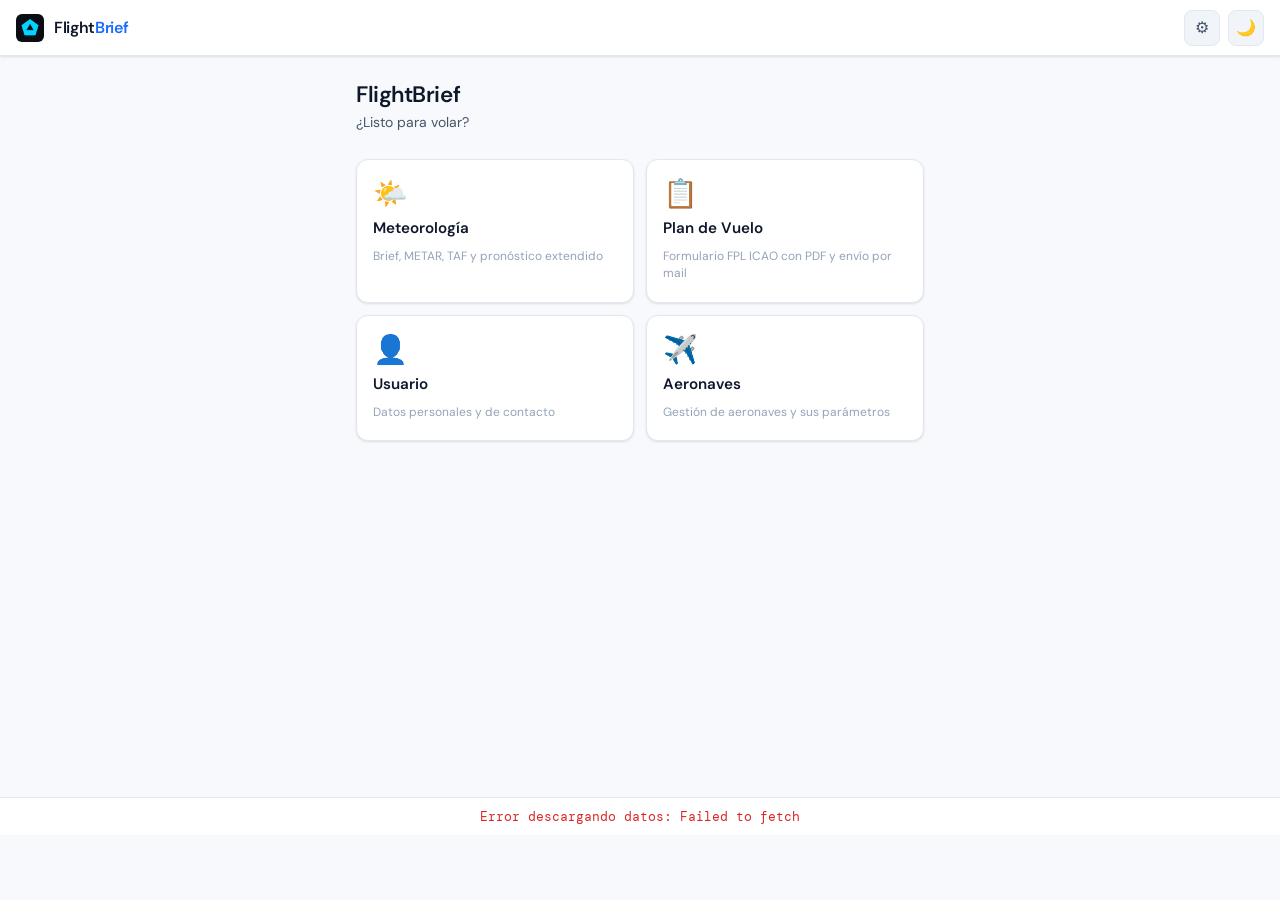
<file: index.html>
<!DOCTYPE html>
<html lang="es">
<head>
<meta charset="UTF-8">
<meta name="viewport" content="width=device-width, initial-scale=1.0, maximum-scale=1.0">
<title>Flight Brief</title>
<link rel="manifest" href="manifest.json">
<meta name="theme-color" content="#1a6bff">
<meta name="mobile-web-app-capable" content="yes">
<meta name="apple-mobile-web-app-capable" content="yes">
<meta name="apple-mobile-web-app-status-bar-style" content="default">
<meta name="apple-mobile-web-app-title" content="FlightBrief">
<link rel="apple-touch-icon" href="icon-192.png">
<link href="https://fonts.googleapis.com/css2?family=DM+Sans:wght@300;400;500;600&family=DM+Mono:wght@400;500&display=swap" rel="stylesheet">
<link rel="stylesheet" href="app.css">
</head>
<body>

<div class="topbar">
  <div class="topbar-logo" onclick="goHome()">
    <img src="icon-192.png" alt="FlightBrief" onerror="this.style.display='none'">
    <span>Flight<em>Brief</em></span>
  </div>
  <div class="topbar-right">
    <button class="icon-btn" onclick="mostrarConfig()" title="Configuración">⚙</button>
    <button class="icon-btn" onclick="toggleTheme()" id="theme-btn">🌙</button>
  </div>
</div>

<!-- HOME -->
<div class="screen active" id="screen-home">
  <div class="home-content">
    <div class="ios-banner" id="ios-banner">
      <div class="ios-banner-icon">📲</div>
      <div class="ios-banner-text">Para instalar FlightBrief en tu iPhone: tocá el botón <strong>Compartir</strong> (□↑) en Safari y luego <strong>"Agregar a pantalla de inicio"</strong>.</div>
      <button class="ios-banner-close" onclick="dismissIosBanner()">✕</button>
    </div>
    <div class="home-greeting">
      <h2 id="home-greeting-text">FlightBrief</h2>
      <p id="home-greeting-sub">¿Listo para volar?</p>
    </div>
    <div class="home-grid">
      <div class="home-card" onclick="goToMet()">
        <div class="home-card-icon">🌤️</div>
        <div class="home-card-title">Meteorología</div>
        <div class="home-card-desc">Brief, METAR, TAF y pronóstico extendido</div>
      </div>
      <div class="home-card" onclick="goToFpl()">
        <div class="home-card-icon">📋</div>
        <div class="home-card-title">Plan de Vuelo</div>
        <div class="home-card-desc">Formulario FPL ICAO con PDF y envío por mail</div>
      </div>
      <div class="home-card" onclick="showScreen('usuario')">
        <div class="home-card-icon">👤</div>
        <div class="home-card-title">Usuario</div>
        <div class="home-card-desc">Datos personales y de contacto</div>
      </div>
      <div class="home-card" onclick="showScreen('aircraft')">
        <div class="home-card-icon">✈️</div>
        <div class="home-card-title">Aeronaves</div>
        <div class="home-card-desc">Gestión de aeronaves y sus parámetros</div>
      </div>
    </div>
  </div>
</div>

<!-- BRIEF -->
<div class="screen" id="screen-brief">
  <div class="screen-content">
    <div class="card">
      <div class="card-title">Aeropuerto de salida</div>
      <div class="search-wrap">
        <span class="search-icon">🔍</span>
        <input class="search-input" id="icao-input" type="text" placeholder="Buscar por ICAO o nombre..." oninput="onIcaoInput(this.value)" />
      </div>
      <div class="search-results" id="search-results"></div>
      <div class="airport-selected" id="airport-selected">
        <div>
          <div class="as-icao" id="as-icao"></div>
          <div class="as-name" id="as-name"></div>
        </div>
        <button class="as-clear" onclick="clearAirport()">✕</button>
      </div>
    </div>
    <div class="card" id="rwy-card" style="display:none">
      <div class="card-title">Pista activa</div>
      <div class="rwy-grid" id="rwy-grid"></div>
    </div>
    <div class="card">
      <div class="card-title">Aeronave</div>
      <div id="ac-selector-content"></div>
    </div>
    <button class="btn-primary" id="btn-analyze" onclick="runAnalysis()" disabled>Analizar condiciones</button>
    <div class="status-msg" id="brief-status"></div>
  </div>
</div>

<!-- REPORT -->
<div class="screen" id="screen-report">
  <div class="screen-content">
    <div id="report-empty" class="empty-state">
      <div class="empty-icon">📋</div>
      <div class="empty-title">Sin informe aún</div>
      <div class="empty-desc">Completá el Brief para generar el análisis.</div>
    </div>
    <div id="report-content" style="display:none">
      <div id="verdict-banner" class="verdict-banner"></div>
      <div class="view-tabs">
        <button class="view-tab active" onclick="showView('metar')">METAR</button>
        <button class="view-tab" onclick="showView('taf')">TAF</button>
        <button class="view-tab" onclick="showView('7dias')">7 días</button>
      </div>
      <div id="view-metar"></div>
      <div id="view-taf" style="display:none"></div>
      <div id="view-7dias" style="display:none"></div>
    </div>
  </div>
</div>

<!-- FPL -->
<div class="screen" id="screen-fpl">
  <div class="screen-content">
    <div class="fpl-suggest" id="fpl-suggest" onclick="autoFillFpl()"></div>
    <div class="card">
      <div class="card-title">Identificación del vuelo</div>
      <div class="form-grid">
        <div class="field"><label>7 — Matrícula (*)</label><input id="fpl-acid" type="text" placeholder="LV-XXX" style="text-transform:uppercase" /></div>
        <div class="field"><label>Fecha UTC (*)</label><input id="fpl-date" type="date" /></div>
      </div>
      <div class="form-grid">
        <div class="field">
          <label>8 — Reglas de vuelo (*)</label>
          <select id="fpl-rules">
            <option value="">...</option>
            <option value="I">I — IFR</option>
            <option value="V">V — VFR</option>
            <option value="Y">Y — IFR primero</option>
            <option value="Z">Z — VFR primero</option>
          </select>
        </div>
        <div class="field">
          <label>Tipo de vuelo (*)</label>
          <select id="fpl-type">
            <option value="">...</option>
            <option value="S">S — Aerolinea</option>
            <option value="N">N — No aerolinea</option>
            <option value="G">G — Aviación general</option>
            <option value="M">M — Militar</option>
            <option value="X">X — Otro</option>
          </select>
        </div>
      </div>
    </div>
    <div class="card">
      <div class="card-title">9 — Aeronave</div>
      <div class="form-grid">
        <div class="field"><label>Cantidad</label><input id="fpl-num" type="number" min="1" value="1" /></div>
        <div class="field"><label>Tipo ICAO (*)</label><input id="fpl-actype" type="text" placeholder="C172" style="text-transform:uppercase" /></div>
      </div>
      <div class="field">
        <label>Categoría de estela turbulenta (*)</label>
        <select id="fpl-wake">
          <option value="">...</option>
          <option value="L">L — Liviano (&lt;7.000 kg)</option>
          <option value="M">M — Mediano (7.000–136.000 kg)</option>
          <option value="H">H — Pesado (&gt;136.000 kg)</option>
        </select>
      </div>
    </div>
    <div class="card">
      <div class="card-title">10 — Equipamiento</div>
      <div class="field"><label>Equipamiento COM/NAV/APP (*)</label><input id="fpl-equip" type="text" placeholder="SDFGRY/SD" style="text-transform:uppercase" /></div>
      <div class="field"><label>Equipamiento de vigilancia (*)</label><input id="fpl-surv" type="text" placeholder="C" style="text-transform:uppercase" /></div>
    </div>
    <div class="card">
      <div class="card-title">13 — Salida</div>
      <div class="form-grid">
        <div class="field"><label>Aeródromo de salida (*)</label><input id="fpl-adep" type="text" placeholder="SAWE" style="text-transform:uppercase" /></div>
        <div class="field"><label>Hora salida UTC (*)</label><input id="fpl-eobt" type="time" /></div>
      </div>
    </div>
    <div class="card">
      <div class="card-title">15 — Crucero</div>
      <div class="form-grid">
        <div class="field"><label>Velocidad (*)</label><input id="fpl-speed" type="text" placeholder="N0100" style="text-transform:uppercase" /></div>
        <div class="field"><label>Nivel (*)</label><input id="fpl-level" type="text" placeholder="VFR" style="text-transform:uppercase" /></div>
      </div>
      <div class="field"><label>Ruta (*)</label><textarea id="fpl-route" placeholder="DCT o puntos de ruta..."></textarea></div>
    </div>
    <div class="card">
      <div class="card-title">16 — Destino y alternativas</div>
      <div class="form-grid">
        <div class="field"><label>Aeródromo destino (*)</label><input id="fpl-ades" type="text" placeholder="SAZB" style="text-transform:uppercase" /></div>
        <div class="field"><label>Tiempo total estimado (*)</label><input id="fpl-eet" type="time" /></div>
      </div>
      <div class="form-grid">
        <div class="field"><label>1° Alternativa (*)</label><input id="fpl-altn1" type="text" placeholder="SAWE" style="text-transform:uppercase" /></div>
        <div class="field"><label>2° Alternativa</label><input id="fpl-altn2" type="text" placeholder="SAWH" style="text-transform:uppercase" /></div>
      </div>
    </div>
    <div class="card">
      <div class="card-title">18 — Otra información</div>
      <div class="field"><label>PBN/</label><input id="fpl-pbn" type="text" placeholder="B2" style="text-transform:uppercase" /></div>
      <div class="field">
        <label>PER/</label>
        <select id="fpl-per">
          <option value="">...</option>
          <option value="A">A — &lt;91 kt IAS</option>
          <option value="B">B — 91–121 kt IAS</option>
          <option value="C">C — 121–141 kt IAS</option>
          <option value="D">D — 141–166 kt IAS</option>
          <option value="E">E — 166–211 kt IAS</option>
        </select>
      </div>
      <div class="field"><label>DOF/</label><input id="fpl-dof" type="text" placeholder="250423" maxlength="6" /></div>
      <div class="field"><label>REG/</label><input id="fpl-reg" type="text" placeholder="LV-XXX" style="text-transform:uppercase" /></div>
      <div class="field"><label>Otra información</label><textarea id="fpl-other" placeholder="RMK/ ..."></textarea></div>
    </div>
    <div class="card">
      <div class="card-title">19 — Dotación y supervivencia</div>
      <div class="form-grid">
        <div class="field"><label>Autonomía (*)</label><input id="fpl-endurance" type="time" /></div>
        <div class="field"><label>Personas a bordo (*)</label><input id="fpl-pob" type="number" min="1" value="1" /></div>
      </div>
      <div class="field">
        <label>Radio de emergencia</label>
        <select id="fpl-radio">
          <option value="VHF">VHF</option>
          <option value="UHF">UHF</option>
          <option value="UHF/VHF">UHF/VHF</option>
          <option value="ELT">ELT</option>
        </select>
      </div>
      <div class="field"><label>Piloto al mando (*)</label><input id="fpl-pic" type="text" placeholder="Apellido, Nombre" /></div>
    </div>
    <div class="fpl-actions">
      <button class="fpl-btn" onclick="fplToPdf()"><div class="fpl-btn-icon">📄</div>PDF</button>
      <button class="fpl-btn" onclick="fplToMail()"><div class="fpl-btn-icon">✉️</div>Mail</button>
      <button class="fpl-btn" onclick="fplShare()"><div class="fpl-btn-icon">↗️</div>Compartir</button>
    </div>
    <div class="status-msg" id="fpl-status"></div>
  </div>
</div>

<!-- USUARIO -->
<div class="screen" id="screen-usuario">
  <div class="screen-content">
    <div class="card">
      <div class="card-title">Datos personales</div>
      <div class="form-grid">
        <div class="field"><label>Nombre (*)</label><input id="u-nombre" type="text" placeholder="Juan" /></div>
        <div class="field"><label>Apellido (*)</label><input id="u-apellido" type="text" placeholder="García" /></div>
      </div>
      <div class="form-grid">
        <div class="field"><label>Teléfono</label><input id="u-tel" type="tel" placeholder="+54 9 ..." /></div>
        <div class="field"><label>Email</label><input id="u-email" type="email" placeholder="piloto@..." /></div>
      </div>
    </div>
    <div class="card">
      <div class="card-title">Licencia</div>
      <div class="form-grid">
        <div class="field">
          <label>Tipo de licencia</label>
          <select id="u-lic-tipo">
            <option value="">Seleccionar...</option>
            <option value="PPL">PPL</option>
            <option value="CPL">CPL</option>
            <option value="ATPL">ATPL</option>
            <option value="Student">Alumno piloto</option>
          </select>
        </div>
        <div class="field"><label>N° de licencia</label><input id="u-lic-num" type="text" placeholder="AR-PPLX-..." /></div>
      </div>
      <div class="field"><label>DNI / Legajo</label><input id="u-dni" type="text" placeholder="..." /></div>
    </div>
    <div class="card">
      <div class="collapsible-header" onclick="toggleCollapsible(this)">
        <div class="card-title">Exportar / Importar perfil</div>
        <span class="collapsible-arrow">▼</span>
      </div>
      <div class="collapsible-body">
        <p style="font-size:0.82rem;color:var(--text2);margin-bottom:12px">Exportá tu perfil completo como JSON para hacer backup o usar en otro dispositivo.</p>
        <div class="btn-row">
          <button class="btn-secondary" style="flex:1" onclick="exportarPerfil()">📤 Exportar</button>
          <button class="btn-secondary" style="flex:1" onclick="document.getElementById('import-file').click()">📥 Importar</button>
        </div>
        <input type="file" id="import-file" accept=".json" style="display:none" onchange="importarPerfil(this)" />
      </div>
    </div>
    <button class="btn-primary" onclick="guardarUsuario()">Guardar datos</button>
    <div class="status-msg" id="usuario-status"></div>
  </div>
</div>

<!-- AERONAVES -->
<div class="screen" id="screen-aircraft">
  <div class="screen-content">
    <div class="card">
      <div class="card-title">Mis aeronaves</div>
      <div id="saved-ac-tabs" class="ac-tabs" style="margin-bottom:12px"></div>
      <div class="divider"></div>
      <div style="margin-top:16px">
        <div class="section-divider">Desempeño — GO/NO-GO</div>
        <div class="form-grid">
          <div class="field"><label>Nombre / matrícula</label><input id="f-name" type="text" placeholder="LV-XXX" style="text-transform:uppercase" /></div>
          <div class="field"><label>Viento cruzado máx. (kt)</label><input id="f-xwind" type="number" min="0" placeholder="15" /></div>
          <div class="field"><label>Viento de cola máx. (kt)</label><input id="f-tail" type="number" min="0" placeholder="10" /></div>
          <div class="field"><label>Viento frontal máx. (kt)</label><input id="f-head" type="number" min="0" placeholder="25" /></div>
          <div class="field"><label>Visibilidad mínima (km)</label><input id="f-vis" type="number" min="0" step="0.1" placeholder="5" /></div>
          <div class="field"><label>Techo mínimo (ft)</label><input id="f-ceil" type="number" min="0" placeholder="1000" /></div>
          <div class="field"><label>Temp. máxima (°C)</label><input id="f-tmax" type="number" placeholder="40" /></div>
          <div class="field"><label>Temp. mínima (°C)</label><input id="f-tmin" type="number" placeholder="-10" /></div>
        </div>
        <div>
          <label class="checkbox-row"><input type="checkbox" id="f-rain" /><span>Puede operar con lluvia leve</span></label>
          <label class="checkbox-row"><input type="checkbox" id="f-ice" /><span>Certificado para vuelo en engelamiento</span></label>
        </div>
        <div class="section-divider">Datos FPL</div>
        <div class="form-grid">
          <div class="field"><label>Tipo ICAO</label><input id="f-actype" type="text" placeholder="C172" style="text-transform:uppercase" /></div>
          <div class="field">
            <label>Estela turbulenta</label>
            <select id="f-wake">
              <option value="L">L — Liviano</option>
              <option value="M">M — Mediano</option>
              <option value="H">H — Pesado</option>
            </select>
          </div>
          <div class="field"><label>Equipamiento COM/NAV</label><input id="f-equip" type="text" placeholder="SDFGRY/SD" style="text-transform:uppercase" /></div>
          <div class="field"><label>Equipamiento vigilancia</label><input id="f-surv" type="text" placeholder="C" style="text-transform:uppercase" /></div>
          <div class="field">
            <label>Categoría PER</label>
            <select id="f-per">
              <option value="A">A — &lt;91 kt</option>
              <option value="B">B — 91–121 kt</option>
              <option value="C">C — 121–141 kt</option>
              <option value="D">D — 141–166 kt</option>
            </select>
          </div>
          <div class="field"><label>PBN/</label><input id="f-pbn" type="text" placeholder="B2" style="text-transform:uppercase" /></div>
        </div>
        <div class="btn-row" style="margin-top:16px">
          <button class="btn-primary" style="flex:1" onclick="saveCustomAircraft()">Guardar</button>
          <button class="btn-secondary" onclick="clearAcForm()">Limpiar</button>
          <button class="btn-secondary" style="color:var(--nogo);border-color:var(--nogo)" onclick="deleteAircraft()">🗑</button>
        </div>
        <div class="status-msg" id="ac-status"></div>
      </div>
    </div>
  </div>
</div>

<!-- BOTTOM NAV -->
<div class="bottom-nav" id="bottom-nav">
  <button class="nav-item active" onclick="showMetScreen('brief')" id="nav-brief"><span class="nav-icon">🛫</span>Brief</button>
  <button class="nav-item" onclick="showMetScreen('report')" id="nav-report"><span class="nav-icon">📋</span>Informe</button>
  <button class="nav-item" onclick="goToFpl()" id="nav-fpl"><span class="nav-icon">📄</span>FPL</button>
  <button class="nav-item" onclick="showScreen('aircraft')" id="nav-aircraft"><span class="nav-icon">✈️</span>Aeronave</button>
</div>

<div id="db-status-bar" style="display:none;position:fixed;bottom:65px;left:0;right:0;background:var(--surface);border-top:1px solid var(--border);padding:10px 16px;font-size:0.8rem;font-family:var(--mono);z-index:99;text-align:center;"></div>

<!-- CONFIG MODAL -->
<div class="modal-overlay" id="config-modal">
  <div class="modal">
    <h3>Configuración</h3>
    <p>Credencial de acceso al servicio meteorológico en tiempo real.</p>
    <input type="text" id="config-input" placeholder="Credencial..." />
    <button class="modal-btn" onclick="guardarCredencial()">Guardar</button>
  </div>
</div>

<script src="app.js"></script>
</body>
</html>
</file>
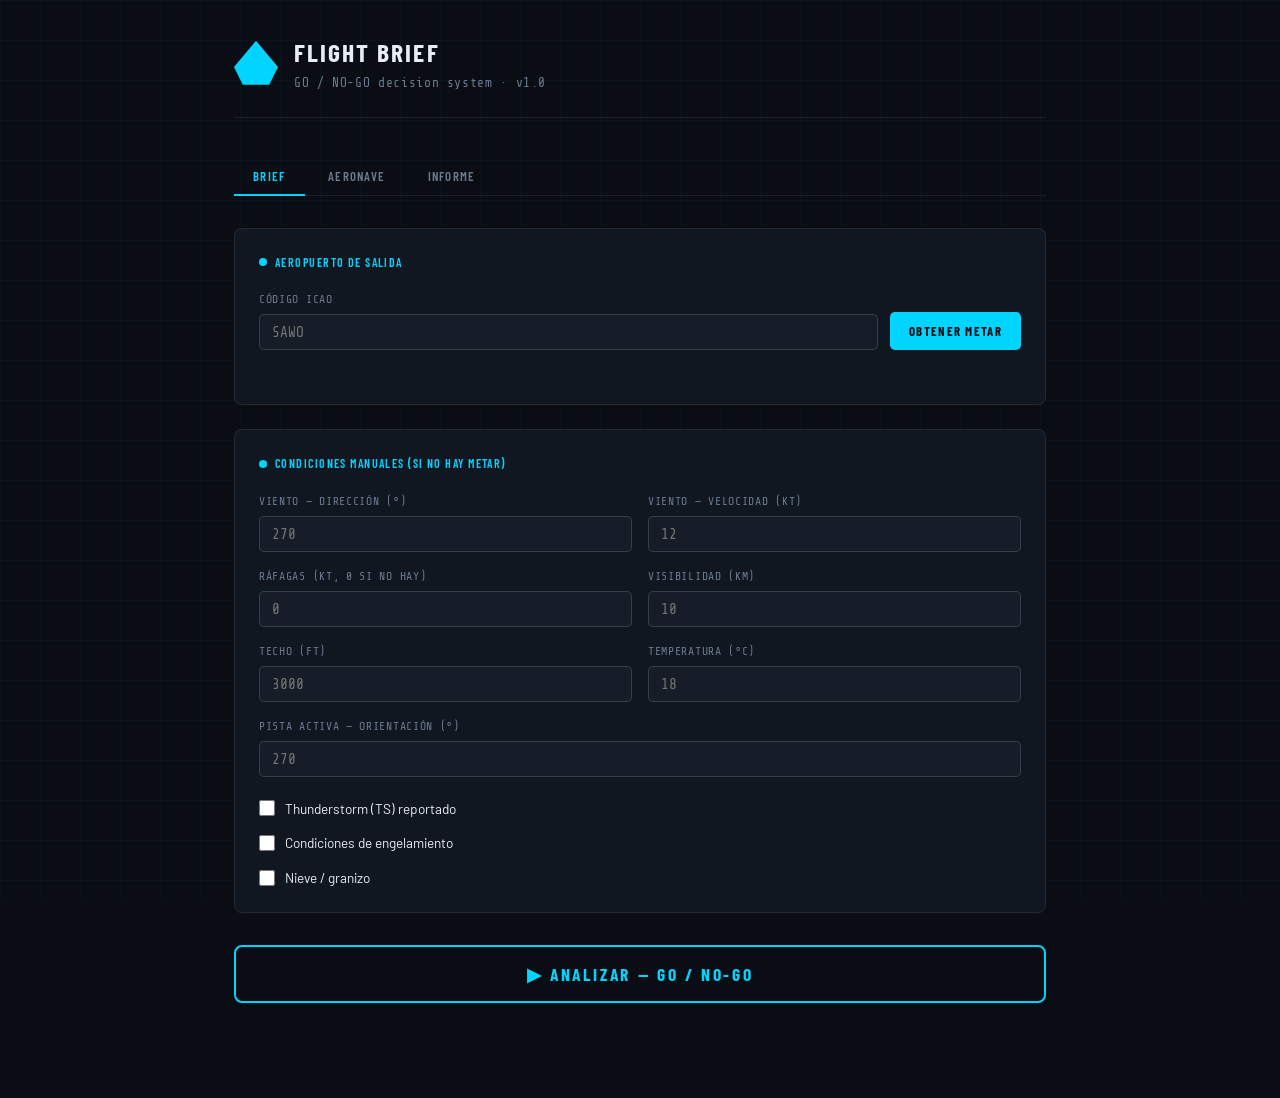
<file: flygonogo.html>
<!DOCTYPE html>
<html lang="es">
<head>
<meta charset="UTF-8">
<meta name="viewport" content="width=device-width, initial-scale=1.0">
<title>Flight Brief — GO/NO-GO</title>
<link href="https://fonts.googleapis.com/css2?family=Share+Tech+Mono&family=Barlow:wght@300;400;500;600&family=Barlow+Condensed:wght@400;600;700&display=swap" rel="stylesheet">
<link rel="manifest" href="manifest.json">
<meta name="theme-color" content="#00d4ff">
<meta name="mobile-web-app-capable" content="yes">
<meta name="apple-mobile-web-app-capable" content="yes">
<meta name="apple-mobile-web-app-status-bar-style" content="black-translucent">
<meta name="apple-mobile-web-app-title" content="FlightBrief">
<link rel="apple-touch-icon" href="icon-192.png">
<style>
  :root {
    --bg: #0a0e14;
    --bg2: #111720;
    --bg3: #161d28;
    --border: rgba(255,255,255,0.08);
    --border2: rgba(255,255,255,0.15);
    --text: #e8edf5;
    --muted: #6b7a90;
    --accent: #00d4ff;
    --go: #22c55e;
    --go-dim: rgba(34,197,94,0.12);
    --nogo: #ef4444;
    --nogo-dim: rgba(239,68,68,0.12);
    --warn: #f59e0b;
    --warn-dim: rgba(245,158,11,0.12);
    --mono: 'Share Tech Mono', monospace;
    --sans: 'Barlow', sans-serif;
    --cond: 'Barlow Condensed', sans-serif;
  }
  * { box-sizing: border-box; margin: 0; padding: 0; }
  body {
    background: var(--bg);
    color: var(--text);
    font-family: var(--sans);
    font-size: 15px;
    line-height: 1.6;
    min-height: 100vh;
  }

  /* GRID BACKGROUND */
  body::before {
    content: '';
    position: fixed;
    inset: 0;
    background-image:
      linear-gradient(rgba(0,212,255,0.03) 1px, transparent 1px),
      linear-gradient(90deg, rgba(0,212,255,0.03) 1px, transparent 1px);
    background-size: 40px 40px;
    pointer-events: none;
    z-index: 0;
  }

  .app { position: relative; z-index: 1; max-width: 860px; margin: 0 auto; padding: 2rem 1.5rem 4rem; }

  /* HEADER */
  header {
    display: flex;
    align-items: center;
    gap: 1rem;
    margin-bottom: 2.5rem;
    border-bottom: 1px solid var(--border);
    padding-bottom: 1.5rem;
  }
  .logo-icon {
    width: 44px; height: 44px;
    background: var(--accent);
    clip-path: polygon(50% 0%, 100% 60%, 80% 100%, 20% 100%, 0% 60%);
    display: flex; align-items: center; justify-content: center;
    flex-shrink: 0;
  }
  header h1 {
    font-family: var(--cond);
    font-size: 1.6rem;
    font-weight: 700;
    letter-spacing: 0.08em;
    text-transform: uppercase;
    color: var(--text);
  }
  header p { font-size: 0.8rem; color: var(--muted); font-family: var(--mono); letter-spacing: 0.05em; }

  /* TABS */
  .tabs { display: flex; gap: 4px; margin-bottom: 2rem; border-bottom: 1px solid var(--border); }
  .tab {
    font-family: var(--cond);
    font-size: 0.8rem;
    font-weight: 600;
    letter-spacing: 0.1em;
    text-transform: uppercase;
    padding: 0.6rem 1.2rem;
    color: var(--muted);
    cursor: pointer;
    border: none;
    background: none;
    border-bottom: 2px solid transparent;
    margin-bottom: -1px;
    transition: color 0.2s, border-color 0.2s;
  }
  .tab:hover { color: var(--text); }
  .tab.active { color: var(--accent); border-bottom-color: var(--accent); }

  /* SECTIONS */
  .section { display: none; }
  .section.active { display: block; }

  /* PANEL */
  .panel {
    background: var(--bg2);
    border: 1px solid var(--border);
    border-radius: 8px;
    padding: 1.5rem;
    margin-bottom: 1.5rem;
  }
  .panel-title {
    font-family: var(--cond);
    font-size: 0.75rem;
    font-weight: 600;
    letter-spacing: 0.12em;
    text-transform: uppercase;
    color: var(--accent);
    margin-bottom: 1.2rem;
    display: flex;
    align-items: center;
    gap: 8px;
  }
  .panel-title::before {
    content: '';
    display: inline-block;
    width: 8px; height: 8px;
    background: var(--accent);
    border-radius: 50%;
  }

  /* FORM GRID */
  .form-grid { display: grid; grid-template-columns: 1fr 1fr; gap: 1rem; }
  @media (max-width: 560px) { .form-grid { grid-template-columns: 1fr; } }

  .field { display: flex; flex-direction: column; gap: 5px; }
  .field label {
    font-size: 0.72rem;
    font-family: var(--mono);
    color: var(--muted);
    letter-spacing: 0.06em;
    text-transform: uppercase;
  }
  .field input, .field select {
    background: var(--bg3);
    border: 1px solid var(--border2);
    border-radius: 5px;
    color: var(--text);
    font-family: var(--mono);
    font-size: 0.9rem;
    padding: 0.55rem 0.75rem;
    outline: none;
    transition: border-color 0.2s;
    width: 100%;
  }
  .field input:focus, .field select:focus { border-color: var(--accent); }
  .field select option { background: var(--bg3); }

  .checkbox-row {
    display: flex;
    align-items: center;
    gap: 10px;
    margin-top: 0.3rem;
    cursor: pointer;
  }
  .checkbox-row input[type=checkbox] {
    width: 16px; height: 16px;
    accent-color: var(--accent);
    cursor: pointer;
  }
  .checkbox-row span { font-size: 0.85rem; color: var(--text); }

  /* ICAO ROW */
  .icao-row { display: flex; gap: 0.75rem; align-items: flex-end; }
  .icao-row .field { flex: 1; }
  .btn-fetch {
    background: var(--accent);
    color: var(--bg);
    border: none;
    border-radius: 5px;
    font-family: var(--cond);
    font-size: 0.8rem;
    font-weight: 700;
    letter-spacing: 0.1em;
    text-transform: uppercase;
    padding: 0.55rem 1.2rem;
    cursor: pointer;
    white-space: nowrap;
    transition: opacity 0.2s;
    height: 38px;
  }
  .btn-fetch:hover { opacity: 0.85; }
  .btn-fetch:disabled { opacity: 0.4; cursor: not-allowed; }

  /* METAR DISPLAY */
  .metar-raw {
    background: var(--bg);
    border: 1px solid var(--border);
    border-radius: 5px;
    padding: 0.75rem 1rem;
    font-family: var(--mono);
    font-size: 0.75rem;
    color: var(--accent);
    margin-top: 1rem;
    word-break: break-all;
    white-space: pre-wrap;
    display: none;
  }
  .metar-raw.visible { display: block; }

  /* BIG RUN BUTTON */
  .btn-run {
    width: 100%;
    padding: 1rem;
    background: transparent;
    border: 2px solid var(--accent);
    border-radius: 8px;
    color: var(--accent);
    font-family: var(--cond);
    font-size: 1.1rem;
    font-weight: 700;
    letter-spacing: 0.15em;
    text-transform: uppercase;
    cursor: pointer;
    transition: background 0.2s, color 0.2s;
    margin-top: 0.5rem;
  }
  .btn-run:hover { background: var(--accent); color: var(--bg); }

  /* VERDICT BANNER */
  .verdict {
    border-radius: 8px;
    padding: 2rem;
    text-align: center;
    margin-bottom: 1.5rem;
    border: 2px solid;
    display: none;
  }
  .verdict.visible { display: block; }
  .verdict.go { border-color: var(--go); background: var(--go-dim); }
  .verdict.nogo { border-color: var(--nogo); background: var(--nogo-dim); }
  .verdict.caution { border-color: var(--warn); background: var(--warn-dim); }

  .verdict-label {
    font-family: var(--cond);
    font-size: 3.5rem;
    font-weight: 700;
    letter-spacing: 0.2em;
    line-height: 1;
    margin-bottom: 0.5rem;
  }
  .verdict.go .verdict-label { color: var(--go); }
  .verdict.nogo .verdict-label { color: var(--nogo); }
  .verdict.caution .verdict-label { color: var(--warn); }
  .verdict-sub { font-size: 0.85rem; color: var(--muted); font-family: var(--mono); }

  /* CHECK ITEMS */
  .check-list { display: flex; flex-direction: column; gap: 0.75rem; }
  .check-item {
    display: flex;
    align-items: flex-start;
    gap: 1rem;
    padding: 0.9rem 1.1rem;
    border-radius: 6px;
    border: 1px solid;
  }
  .check-item.ok { border-color: rgba(34,197,94,0.25); background: rgba(34,197,94,0.05); }
  .check-item.warn { border-color: rgba(245,158,11,0.3); background: rgba(245,158,11,0.06); }
  .check-item.fail { border-color: rgba(239,68,68,0.3); background: rgba(239,68,68,0.06); }

  .check-icon {
    font-family: var(--cond);
    font-size: 0.7rem;
    font-weight: 700;
    letter-spacing: 0.08em;
    padding: 3px 8px;
    border-radius: 4px;
    flex-shrink: 0;
    margin-top: 2px;
  }
  .check-item.ok .check-icon { background: var(--go-dim); color: var(--go); }
  .check-item.warn .check-icon { background: var(--warn-dim); color: var(--warn); }
  .check-item.fail .check-icon { background: var(--nogo-dim); color: var(--nogo); }

  .check-body { flex: 1; }
  .check-name { font-weight: 500; font-size: 0.9rem; margin-bottom: 2px; }
  .check-detail { font-size: 0.8rem; color: var(--muted); font-family: var(--mono); }

  .check-bar-wrap { margin-left: auto; text-align: right; flex-shrink: 0; min-width: 80px; }
  .check-pct {
    font-family: var(--cond);
    font-size: 1.3rem;
    font-weight: 700;
    line-height: 1;
    margin-bottom: 4px;
  }
  .check-item.ok .check-pct { color: var(--go); }
  .check-item.warn .check-pct { color: var(--warn); }
  .check-item.fail .check-pct { color: var(--nogo); }

  .bar-track {
    width: 70px; height: 4px;
    background: var(--border);
    border-radius: 2px;
    overflow: hidden;
    margin-left: auto;
  }
  .bar-fill { height: 100%; border-radius: 2px; transition: width 0.6s ease; }
  .check-item.ok .bar-fill { background: var(--go); }
  .check-item.warn .bar-fill { background: var(--warn); }
  .check-item.fail .bar-fill { background: var(--nogo); }

  /* FORECAST TABLE */
  .forecast-grid {
    display: grid;
    grid-template-columns: repeat(auto-fill, minmax(100px, 1fr));
    gap: 8px;
    margin-top: 1rem;
  }
  .fc-cell {
    background: var(--bg3);
    border: 1px solid var(--border);
    border-radius: 6px;
    padding: 0.7rem 0.5rem;
    text-align: center;
  }
  .fc-time { font-family: var(--mono); font-size: 0.7rem; color: var(--muted); margin-bottom: 4px; }
  .fc-wind { font-family: var(--cond); font-size: 1.1rem; font-weight: 600; }
  .fc-ok { color: var(--go); }
  .fc-warn { color: var(--warn); }
  .fc-bad { color: var(--nogo); }
  .fc-label { font-size: 0.65rem; color: var(--muted); margin-top: 2px; }

  /* STATUS BAR */
  .status { font-family: var(--mono); font-size: 0.75rem; color: var(--muted); margin-top: 1rem; min-height: 1.2em; }
  .status.error { color: var(--nogo); }
  .status.ok { color: var(--go); }

  /* SPINNER */
  .spinner {
    display: inline-block;
    width: 12px; height: 12px;
    border: 2px solid var(--border2);
    border-top-color: var(--accent);
    border-radius: 50%;
    animation: spin 0.7s linear infinite;
    margin-right: 6px;
    vertical-align: middle;
  }
  @keyframes spin { to { transform: rotate(360deg); } }

  .hidden { display: none !important; }

  /* AIRCRAFT SELECTOR */
  .aircraft-saved {
    display: flex;
    gap: 8px;
    flex-wrap: wrap;
    margin-bottom: 1rem;
  }
  .aircraft-pill {
    background: var(--bg3);
    border: 1px solid var(--border2);
    border-radius: 20px;
    padding: 4px 14px;
    font-size: 0.8rem;
    font-family: var(--mono);
    cursor: pointer;
    transition: border-color 0.2s, color 0.2s;
    color: var(--muted);
  }
  .aircraft-pill.active { border-color: var(--accent); color: var(--accent); }
  .aircraft-pill:hover { border-color: var(--border2); color: var(--text); }
</style>
</head>
<body>
<div class="app">

  <header>
    <div class="logo-icon"></div>
    <div>
      <h1>Flight Brief</h1>
      <p>GO / NO-GO decision system · v1.0</p>
    </div>
  </header>

  <div class="tabs">
    <button class="tab active" onclick="showTab('brief')">Brief</button>
    <button class="tab" onclick="showTab('aircraft')">Aeronave</button>
    <button class="tab" onclick="showTab('report')">Informe</button>
  </div>

  <!-- ============ TAB: BRIEF ============ -->
  <div class="section active" id="tab-brief">

    <div class="panel">
      <div class="panel-title">Aeropuerto de salida</div>
      <div class="icao-row">
        <div class="field">
          <label>Código ICAO</label>
          <input id="icao" type="text" placeholder="SAWO" maxlength="4" style="text-transform:uppercase" />
        </div>
        <button class="btn-fetch" onclick="fetchMetar()">Obtener METAR</button>
      </div>
      <div id="metar-raw" class="metar-raw"></div>
      <div class="status" id="metar-status"></div>
    </div>

    <div class="panel">
      <div class="panel-title">Condiciones manuales (si no hay METAR)</div>
      <div class="form-grid">
        <div class="field">
          <label>Viento — dirección (°)</label>
          <input id="man-wdir" type="number" min="0" max="360" placeholder="270" />
        </div>
        <div class="field">
          <label>Viento — velocidad (kt)</label>
          <input id="man-wspd" type="number" min="0" placeholder="12" />
        </div>
        <div class="field">
          <label>Ráfagas (kt, 0 si no hay)</label>
          <input id="man-gust" type="number" min="0" placeholder="0" />
        </div>
        <div class="field">
          <label>Visibilidad (km)</label>
          <input id="man-vis" type="number" min="0" step="0.1" placeholder="10" />
        </div>
        <div class="field">
          <label>Techo (ft)</label>
          <input id="man-ceil" type="number" min="0" placeholder="3000" />
        </div>
        <div class="field">
          <label>Temperatura (°C)</label>
          <input id="man-temp" type="number" placeholder="18" />
        </div>
        <div class="field" style="grid-column: span 2">
          <label>Pista activa — orientación (°)</label>
          <input id="rwy-hdg" type="number" min="0" max="360" placeholder="270" />
        </div>
      </div>
      <div style="margin-top:1rem; display:flex; flex-direction:column; gap:0.5rem;">
        <label class="checkbox-row">
          <input type="checkbox" id="cb-ts" />
          <span>Thunderstorm (TS) reportado</span>
        </label>
        <label class="checkbox-row">
          <input type="checkbox" id="cb-ice" />
          <span>Condiciones de engelamiento</span>
        </label>
        <label class="checkbox-row">
          <input type="checkbox" id="cb-snow" />
          <span>Nieve / granizo</span>
        </label>
      </div>
    </div>

    <button class="btn-run" onclick="runAnalysis()">▶ ANALIZAR — GO / NO-GO</button>
    <div class="status" id="run-status"></div>

  </div>

  <!-- ============ TAB: AIRCRAFT ============ -->
  <div class="section" id="tab-aircraft">
    <div class="panel">
      <div class="panel-title">Perfil de la aeronave</div>

      <div id="aircraft-pills" class="aircraft-saved"></div>

      <div class="form-grid">
        <div class="field">
          <label>Nombre / matrícula</label>
          <input id="ac-name" type="text" placeholder="LV-XXX · Cessna 172" />
        </div>
        <div class="field">
          <label>Viento cruzado máx. (kt)</label>
          <input id="ac-xwind" type="number" min="0" placeholder="15" />
        </div>
        <div class="field">
          <label>Viento de cola máx. (kt)</label>
          <input id="ac-tailwind" type="number" min="0" placeholder="10" />
        </div>
        <div class="field">
          <label>Viento frontal máx. (kt)</label>
          <input id="ac-headwind" type="number" min="0" placeholder="25" />
        </div>
        <div class="field">
          <label>Visibilidad mínima (km)</label>
          <input id="ac-vis" type="number" min="0" step="0.1" placeholder="5" />
        </div>
        <div class="field">
          <label>Techo mínimo (ft)</label>
          <input id="ac-ceil" type="number" min="0" placeholder="1000" />
        </div>
        <div class="field">
          <label>Temperatura máx. op. (°C)</label>
          <input id="ac-tmax" type="number" placeholder="40" />
        </div>
        <div class="field">
          <label>Temperatura mín. op. (°C)</label>
          <input id="ac-tmin" type="number" placeholder="-10" />
        </div>
      </div>

      <div style="margin-top:1rem; display:flex; flex-direction:column; gap:0.5rem;">
        <label class="checkbox-row">
          <input type="checkbox" id="ac-rain" />
          <span>Puede operar con lluvia leve</span>
        </label>
        <label class="checkbox-row">
          <input type="checkbox" id="ac-ice" />
          <span>Certificado para vuelo en condiciones de engelamiento</span>
        </label>
      </div>

      <div style="margin-top:1.5rem; display:flex; gap:0.75rem; flex-wrap:wrap;">
        <button class="btn-fetch" onclick="saveAircraft()">Guardar perfil</button>
        <button class="btn-fetch" style="background:transparent; color:var(--accent); border:1px solid var(--accent);" onclick="clearAircraft()">Limpiar</button>
      </div>
      <div class="status" id="ac-status"></div>
    </div>
  </div>

  <!-- ============ TAB: REPORT ============ -->
  <div class="section" id="tab-report">

    <div id="verdict" class="verdict"></div>

    <div class="panel" id="checks-panel" style="display:none">
      <div class="panel-title">Análisis por factor</div>
      <div id="check-list" class="check-list"></div>
    </div>

    <div class="panel" id="forecast-panel" style="display:none">
      <div class="panel-title">Pronóstico próximas horas (Open-Meteo)</div>
      <div id="forecast-grid" class="forecast-grid"></div>
      <div class="status" id="fc-status"></div>
    </div>

  </div>

</div>

<script>
// ─── STATE ──────────────────────────────────────────────────────────
let parsedMetar = null;
let savedAircraft = JSON.parse(localStorage.getItem('fb_aircraft') || '[]');

// ─── TABS ────────────────────────────────────────────────────────────
function showTab(name) {
  document.querySelectorAll('.tab').forEach((t,i) => t.classList.remove('active'));
  document.querySelectorAll('.section').forEach(s => s.classList.remove('active'));
  const tabs = ['brief','aircraft','report'];
  document.querySelectorAll('.tab')[tabs.indexOf(name)].classList.add('active');
  document.getElementById('tab-'+name).classList.add('active');
  if (name === 'aircraft') renderPills();
}

// ─── AIRCRAFT STORAGE ────────────────────────────────────────────────
function renderPills() {
  const wrap = document.getElementById('aircraft-pills');
  if (!savedAircraft.length) { wrap.innerHTML = ''; return; }
  wrap.innerHTML = savedAircraft.map((a,i) =>
    `<span class="aircraft-pill" onclick="loadAircraft(${i})">${a.name||'Sin nombre'}</span>`
  ).join('');
}

function saveAircraft() {
  const ac = getAircraftValues();
  if (!ac.name) { setStatus('ac-status','error','Ingresá un nombre o matrícula'); return; }
  const idx = savedAircraft.findIndex(a => a.name === ac.name);
  if (idx >= 0) savedAircraft[idx] = ac;
  else savedAircraft.push(ac);
  localStorage.setItem('fb_aircraft', JSON.stringify(savedAircraft));
  setStatus('ac-status','ok','Perfil guardado ✓');
  renderPills();
}

function loadAircraft(i) {
  const a = savedAircraft[i];
  document.getElementById('ac-name').value = a.name||'';
  document.getElementById('ac-xwind').value = a.xwind||'';
  document.getElementById('ac-tailwind').value = a.tailwind||'';
  document.getElementById('ac-headwind').value = a.headwind||'';
  document.getElementById('ac-vis').value = a.vis||'';
  document.getElementById('ac-ceil').value = a.ceil||'';
  document.getElementById('ac-tmax').value = a.tmax||'';
  document.getElementById('ac-tmin').value = a.tmin||'';
  document.getElementById('ac-rain').checked = !!a.rain;
  document.getElementById('ac-ice').checked = !!a.ice;
  document.querySelectorAll('.aircraft-pill').forEach((p,j) => p.classList.toggle('active', j===i));
  setStatus('ac-status','ok','Perfil cargado: '+a.name);
}

function clearAircraft() {
  ['ac-name','ac-xwind','ac-tailwind','ac-headwind','ac-vis','ac-ceil','ac-tmax','ac-tmin'].forEach(id => document.getElementById(id).value='');
  document.getElementById('ac-rain').checked = false;
  document.getElementById('ac-ice').checked = false;
  document.querySelectorAll('.aircraft-pill').forEach(p=>p.classList.remove('active'));
  setStatus('ac-status','','');
}

function getAircraftValues() {
  return {
    name:      document.getElementById('ac-name').value.trim(),
    xwind:     parseFloat(document.getElementById('ac-xwind').value) || 15,
    tailwind:  parseFloat(document.getElementById('ac-tailwind').value) || 10,
    headwind:  parseFloat(document.getElementById('ac-headwind').value) || 25,
    vis:       parseFloat(document.getElementById('ac-vis').value) || 5,
    ceil:      parseFloat(document.getElementById('ac-ceil').value) || 1000,
    tmax:      parseFloat(document.getElementById('ac-tmax').value) || 40,
    tmin:      parseFloat(document.getElementById('ac-tmin').value) || -10,
    rain:      document.getElementById('ac-rain').checked,
    ice:       document.getElementById('ac-ice').checked,
  };
}

// ─── METAR FETCH ─────────────────────────────────────────────────────
async function fetchMetar() {
  const icao = document.getElementById('icao').value.trim().toUpperCase();
  if (icao.length !== 4) { setStatus('metar-status','error','Ingresá un código ICAO de 4 letras'); return; }
  setStatus('metar-status','','<span class="spinner"></span>Consultando AviationWeather.gov...');
  document.querySelector('.btn-fetch').disabled = true;
  try {
    const url = `https://aviationweather.gov/api/data/metar?ids=${icao}&format=raw&hours=2`;
    const res = await fetch(url);
    const text = await res.text();
    const lines = text.trim().split('\n').filter(l => l.trim());
    if (!lines.length) throw new Error('Sin datos METAR para ' + icao);
    const raw = lines[0].trim();
    document.getElementById('metar-raw').textContent = raw;
    document.getElementById('metar-raw').classList.add('visible');
    parsedMetar = parseMetar(raw);
    fillManualFromMetar(parsedMetar);
    setStatus('metar-status','ok','METAR obtenido ✓ — campos completados automáticamente');
  } catch(e) {
    setStatus('metar-status','error','Error: '+e.message+'. Ingresá los datos manualmente.');
  }
  document.querySelector('.btn-fetch').disabled = false;
}

// ─── METAR PARSER ────────────────────────────────────────────────────
function parseMetar(raw) {
  const m = {};
  // Wind: 27015G25KT or 27015KT or VRB10KT
  const wm = raw.match(/(\d{3}|VRB)(\d{2,3})(G(\d{2,3}))?KT/);
  if (wm) {
    m.wdir = wm[1]==='VRB' ? null : parseInt(wm[1]);
    m.wspd = parseInt(wm[2]);
    m.gust = wm[4] ? parseInt(wm[4]) : 0;
    m.vrb  = wm[1]==='VRB';
  }
  // Visibility: 9999 (metres) or 10SM
  const vm = raw.match(/\b(\d{4})\b/);
  const vsm = raw.match(/(\d+(?:\.\d+)?)SM/);
  if (vsm) m.vis = parseFloat(vsm[1]) * 1.852;
  else if (vm) m.vis = parseInt(vm[1]) / 1000;
  // Clouds / ceiling: BKN015 OVC030
  const clouds = [...raw.matchAll(/(BKN|OVC|FEW|SCT)(\d{3})/g)];
  let ceil = 99999;
  clouds.forEach(c => {
    if (['BKN','OVC'].includes(c[1])) {
      const ft = parseInt(c[2]) * 100;
      if (ft < ceil) ceil = ft;
    }
  });
  m.ceil = ceil === 99999 ? null : ceil;
  // Temp/dew
  const tm = raw.match(/\b(M?)(\d{2})\/(M?)(\d{2})\b/);
  if (tm) {
    m.temp = (tm[1]?-1:1)*parseInt(tm[2]);
    m.dew  = (tm[3]?-1:1)*parseInt(tm[4]);
  }
  // Phenomena
  m.ts   = /\bTS\b/.test(raw);
  m.ice  = /\bFZRA\b|\bFZDZ\b|\bFZ[A-Z]+/.test(raw);
  m.snow = /\bSN\b|\bGR\b|\bGS\b/.test(raw);
  return m;
}

function fillManualFromMetar(m) {
  if (m.wdir != null) document.getElementById('man-wdir').value = m.wdir;
  if (m.wspd != null) document.getElementById('man-wspd').value = m.wspd;
  if (m.gust)         document.getElementById('man-gust').value = m.gust;
  if (m.vis  != null) document.getElementById('man-vis').value  = m.vis.toFixed(1);
  if (m.ceil != null) document.getElementById('man-ceil').value = m.ceil;
  if (m.temp != null) document.getElementById('man-temp').value = m.temp;
  if (m.ts)           document.getElementById('cb-ts').checked = true;
  if (m.ice)          document.getElementById('cb-ice').checked = true;
  if (m.snow)         document.getElementById('cb-snow').checked = true;
}

// ─── CROSSWIND CALCULATION ───────────────────────────────────────────
function calcComponents(windDir, windSpd, rwyHdg) {
  if (windDir == null || isNaN(rwyHdg)) return { xwind: null, tailwind: null, headwind: null };
  const angle = (windDir - rwyHdg) * Math.PI / 180;
  const head = windSpd * Math.cos(angle);
  const cross = Math.abs(windSpd * Math.sin(angle));
  return {
    xwind:     Math.round(cross * 10) / 10,
    tailwind:  head < 0 ? Math.round(-head * 10)/10 : 0,
    headwind:  head > 0 ? Math.round(head  * 10)/10 : 0,
  };
}

// ─── MAIN ANALYSIS ───────────────────────────────────────────────────
async function runAnalysis() {
  const ac = getAircraftValues();
  const rwyHdg = parseFloat(document.getElementById('rwy-hdg').value);
  const wdir   = parseFloat(document.getElementById('man-wdir').value);
  const wspd   = parseFloat(document.getElementById('man-wspd').value) || 0;
  const gust   = parseFloat(document.getElementById('man-gust').value) || 0;
  const vis    = parseFloat(document.getElementById('man-vis').value);
  const ceil   = parseFloat(document.getElementById('man-ceil').value);
  const temp   = parseFloat(document.getElementById('man-temp').value);
  const ts     = document.getElementById('cb-ts').checked;
  const ice    = document.getElementById('cb-ice').checked;
  const snow   = document.getElementById('cb-snow').checked;

  const effectiveWspd = gust > wspd ? gust : wspd;
  const comp = calcComponents(wdir, effectiveWspd, rwyHdg);

  const checks = [];

  // 1. Thunderstorm
  if (ts) {
    checks.push({ name:'Thunderstorm (TS)', status:'fail', detail:`Tormenta eléctrica reportada — condición bloqueante`, pct:100 });
  }

  // 2. Engelamiento
  if (ice && !ac.ice) {
    checks.push({ name:'Engelamiento (FZRA/FZDZ)', status:'fail', detail:`Avión no certificado para vuelo en condiciones de engelamiento`, pct:100 });
  } else if (ice && ac.ice) {
    checks.push({ name:'Engelamiento (FZRA/FZDZ)', status:'warn', detail:`Condición presente — aeronave certificada, mayor atención`, pct:60 });
  }

  // 3. Nieve
  if (snow) {
    checks.push({ name:'Nieve / granizo', status:'fail', detail:`Precipitación sólida reportada — condición bloqueante`, pct:100 });
  }

  // 4. Crosswind
  if (comp.xwind != null) {
    const pct = Math.round((comp.xwind / ac.xwind) * 100);
    const s = pct >= 100 ? 'fail' : pct >= 75 ? 'warn' : 'ok';
    checks.push({ name:'Viento cruzado', status:s, detail:`${comp.xwind} kt (límite ${ac.xwind} kt)`, pct:Math.min(pct,100) });
  } else if (!isNaN(wdir)) {
    checks.push({ name:'Viento cruzado', status:'warn', detail:'No se pudo calcular (falta orientación de pista)', pct:50 });
  }

  // 5. Tailwind
  if (comp.tailwind != null && comp.tailwind > 0) {
    const pct = Math.round((comp.tailwind / ac.tailwind) * 100);
    const s = pct >= 100 ? 'fail' : pct >= 75 ? 'warn' : 'ok';
    checks.push({ name:'Viento de cola', status:s, detail:`${comp.tailwind} kt (límite ${ac.tailwind} kt)`, pct:Math.min(pct,100) });
  } else if (comp.headwind != null) {
    checks.push({ name:'Viento de cola', status:'ok', detail:`Sin viento de cola (${comp.headwind} kt de frente)`, pct:0 });
  }

  // 6. Visibilidad
  if (!isNaN(vis)) {
    const pct = Math.round((ac.vis / vis) * 100);
    const s = vis < ac.vis ? 'fail' : vis < ac.vis * 1.3 ? 'warn' : 'ok';
    checks.push({ name:'Visibilidad', status:s, detail:`${vis.toFixed(1)} km (mínimo ${ac.vis} km)`, pct:Math.min(pct,100) });
  }

  // 7. Techo
  if (!isNaN(ceil)) {
    const pct = Math.round((ac.ceil / ceil) * 100);
    const s = ceil < ac.ceil ? 'fail' : ceil < ac.ceil * 1.3 ? 'warn' : 'ok';
    checks.push({ name:'Techo de nubes', status:s, detail:`${ceil} ft (mínimo ${ac.ceil} ft)`, pct:Math.min(pct,100) });
  }

  // 8. Temperatura
  if (!isNaN(temp)) {
    const overmax = temp > ac.tmax;
    const undermin = temp < ac.tmin;
    if (overmax || undermin) {
      checks.push({ name:'Temperatura', status:'fail', detail:`${temp}°C — fuera del rango operativo (${ac.tmin}°C a ${ac.tmax}°C)`, pct:100 });
    } else {
      const marginMax = ac.tmax - temp;
      const marginMin = temp - ac.tmin;
      const margin = Math.min(marginMax, marginMin);
      const s = margin < 5 ? 'warn' : 'ok';
      checks.push({ name:'Temperatura', status:s, detail:`${temp}°C — dentro del rango (${ac.tmin}°C a ${ac.tmax}°C)`, pct: s==='warn'?65:15 });
    }
  }

  // 9. Ráfagas
  if (gust > 0 && gust > wspd * 1.3) {
    const pct = Math.min(Math.round(((gust - wspd) / wspd) * 100), 100);
    const s = gust > ac.xwind * 1.2 ? 'fail' : 'warn';
    checks.push({ name:'Ráfagas', status:s, detail:`Ráfagas de ${gust} kt (viento base ${wspd} kt) — variabilidad alta`, pct:pct });
  }

  // VERDICT
  const hasFail = checks.some(c => c.status === 'fail');
  const hasWarn = checks.some(c => c.status === 'warn');
  let verdictClass, verdictText, verdictSub;
  if (hasFail) {
    verdictClass = 'nogo';
    verdictText = 'NO-GO';
    const failCount = checks.filter(c=>c.status==='fail').length;
    verdictSub = `${failCount} factor${failCount>1?'es':''} bloqueante${failCount>1?'s':''} detectado${failCount>1?'s':''}`;
  } else if (hasWarn) {
    verdictClass = 'caution';
    verdictText = 'PRECAUCIÓN';
    verdictSub = 'Condiciones marginales — decisión del piloto en comando';
  } else if (!checks.length) {
    verdictClass = 'caution';
    verdictText = 'SIN DATOS';
    verdictSub = 'Ingresá las condiciones meteorológicas para analizar';
  } else {
    verdictClass = 'go';
    verdictText = 'GO';
    verdictSub = 'Condiciones dentro de parámetros operacionales';
  }

  // RENDER REPORT
  const vEl = document.getElementById('verdict');
  vEl.className = `verdict ${verdictClass} visible`;
  vEl.innerHTML = `<div class="verdict-label">${verdictText}</div><div class="verdict-sub">${verdictSub}</div>`;

  const listEl = document.getElementById('check-list');
  listEl.innerHTML = checks.map(c => `
    <div class="check-item ${c.status}">
      <div class="check-icon">${c.status==='fail'?'NO-GO':c.status==='warn'?'CAUT':'OK'}</div>
      <div class="check-body">
        <div class="check-name">${c.name}</div>
        <div class="check-detail">${c.detail}</div>
      </div>
      <div class="check-bar-wrap">
        <div class="check-pct">${c.pct}%</div>
        <div class="bar-track"><div class="bar-fill" style="width:${c.pct}%"></div></div>
      </div>
    </div>
  `).join('');

  document.getElementById('checks-panel').style.display = checks.length ? 'block' : 'none';

  showTab('report');
  setStatus('run-status','ok','Análisis completado');

  // Fetch forecast
  fetchForecast();
}

// ─── OPEN-METEO FORECAST ─────────────────────────────────────────────
async function fetchForecast() {
  const icao = document.getElementById('icao').value.trim().toUpperCase();
  // Try to get lat/lon from ICAO if available, otherwise use SAWO as fallback coords
  // We'll use aviationweather to get station info
  document.getElementById('forecast-panel').style.display = 'block';
  setStatus('fc-status','','<span class="spinner"></span>Obteniendo pronóstico...');

  try {
    // Get station info for coordinates
    const stRes = await fetch(`https://aviationweather.gov/api/data/airport?ids=${icao}&format=json`);
    const stData = await stRes.json();
    let lat, lon;
    if (stData && stData[0] && stData[0].lat) {
      lat = stData[0].lat;
      lon = stData[0].lon;
    } else {
      // Fallback: use manual coords from Open-Meteo geocoding if airport lookup fails
      throw new Error('Aeropuerto no encontrado en base de datos. Usando coordenadas de referencia.');
    }

    const now = new Date();
    const start = now.toISOString().slice(0,10);
    const endD = new Date(now); endD.setDate(endD.getDate()+1);
    const end = endD.toISOString().slice(0,10);

    const fcRes = await fetch(`https://api.open-meteo.com/v1/forecast?latitude=${lat}&longitude=${lon}&hourly=windspeed_10m,winddirection_10m,windgusts_10m,cloudcover,precipitation&wind_speed_unit=kn&start_date=${start}&end_date=${end}&timezone=auto`);
    const fcData = await fcRes.json();

    const rwyHdg = parseFloat(document.getElementById('rwy-hdg').value);
    const ac = getAircraftValues();
    const hours = fcData.hourly;
    const nowH = now.getHours();
    const cells = [];

    for (let i = nowH; i < Math.min(nowH+12, hours.time.length); i++) {
      const t = hours.time[i].slice(11,16);
      const ws = Math.round(hours.windspeed_10m[i]);
      const wd = hours.winddirection_10m[i];
      const wg = Math.round(hours.windgusts_10m[i]||0);
      const comp = calcComponents(wd, ws, rwyHdg);
      const xw = comp.xwind != null ? comp.xwind : ws;
      let cls = 'fc-ok';
      if (xw > ac.xwind) cls = 'fc-bad';
      else if (xw > ac.xwind * 0.75) cls = 'fc-warn';
      cells.push(`
        <div class="fc-cell">
          <div class="fc-time">${t}</div>
          <div class="fc-wind ${cls}">${ws}<span style="font-size:0.7rem;font-weight:400">kt</span></div>
          ${wg>ws?`<div class="fc-label">ráfaga ${wg}kt</div>`:''}
          <div class="fc-label">${wd}°</div>
        </div>
      `);
    }

    document.getElementById('forecast-grid').innerHTML = cells.join('');
    setStatus('fc-status','ok','Pronóstico Open-Meteo · ' + icao);

  } catch(e) {
    setStatus('fc-status','error','No se pudo obtener pronóstico: '+e.message);
  }
}

// ─── HELPERS ─────────────────────────────────────────────────────────
function setStatus(id, type, msg) {
  const el = document.getElementById(id);
  el.className = 'status' + (type ? ' '+type : '');
  el.innerHTML = msg;
}

// ─── INIT ─────────────────────────────────────────────────────────────
renderPills();
if (savedAircraft.length) loadAircraft(0);

// ─── SERVICE WORKER REGISTRATION ──────────────────────────────────────
if ('serviceWorker' in navigator) {
  window.addEventListener('load', () => {
    navigator.serviceWorker.register('./sw.js')
      .then(() => console.log('FlightBrief SW registrado'))
      .catch(e => console.warn('SW error:', e));
  });
}
</script>
</body>
</html>
</file>
<file: app.css>
:root {
  --accent: #1a6bff;
  --accent-light: #e8f0ff;
  --go: #16a34a; --go-bg: #f0fdf4; --go-border: #bbf7d0;
  --warn: #d97706; --warn-bg: #fffbeb; --warn-border: #fde68a;
  --nogo: #dc2626; --nogo-bg: #fef2f2; --nogo-border: #fecaca;
  --bg: #f8f9fc; --surface: #ffffff; --surface2: #f1f4f9;
  --border: #e2e8f0; --border2: #cbd5e1;
  --text: #0f172a; --text2: #475569; --text3: #94a3b8;
  --sans: 'DM Sans', sans-serif; --mono: 'DM Mono', monospace;
  --radius: 12px; --radius-sm: 8px;
  --shadow: 0 1px 3px rgba(0,0,0,0.08), 0 1px 2px rgba(0,0,0,0.04);
  --shadow-md: 0 4px 12px rgba(0,0,0,0.08);
}

[data-theme="dark"] {
  --accent: #4d8fff; --accent-light: #1a2a4a;
  --go: #22c55e; --go-bg: #052e16; --go-border: #166534;
  --warn: #f59e0b; --warn-bg: #1c1300; --warn-border: #78350f;
  --nogo: #f87171; --nogo-bg: #1a0000; --nogo-border: #7f1d1d;
  --bg: #0d1117; --surface: #161b22; --surface2: #1e2530;
  --border: #2d3748; --border2: #4a5568;
  --text: #f1f5f9; --text2: #94a3b8; --text3: #475569;
  --shadow: 0 1px 3px rgba(0,0,0,0.4);
  --shadow-md: 0 4px 12px rgba(0,0,0,0.4);
}

* { box-sizing: border-box; margin: 0; padding: 0; -webkit-tap-highlight-color: transparent; }
html { font-size: 16px; }
body {
  font-family: var(--sans);
  background: var(--bg);
  color: var(--text);
  min-height: 100vh;
  transition: background 0.2s, color 0.2s;
}

/* ── TOPBAR ── */
.topbar {
  background: var(--surface);
  border-bottom: 1px solid var(--border);
  padding: 0 16px;
  height: 56px;
  display: flex;
  align-items: center;
  justify-content: space-between;
  position: sticky;
  top: 0;
  z-index: 100;
  box-shadow: var(--shadow);
}
.topbar-logo {
  display: flex; align-items: center; gap: 10px; cursor: pointer;
}
.topbar-logo img { width: 28px; height: 28px; border-radius: 6px; }
.topbar-logo span { font-size: 1rem; font-weight: 600; color: var(--text); letter-spacing: -0.02em; }
.topbar-logo span em { font-style: normal; color: var(--accent); }
.topbar-right { display: flex; align-items: center; gap: 8px; }
.icon-btn {
  width: 36px; height: 36px;
  border-radius: 8px;
  border: 1px solid var(--border);
  background: var(--surface2);
  cursor: pointer;
  display: flex; align-items: center; justify-content: center;
  font-size: 16px; color: var(--text2);
  transition: background 0.15s;
}
.icon-btn:hover { background: var(--border); }

/* ── BOTTOM NAV ── */
.bottom-nav {
  position: fixed; bottom: 0; left: 0; right: 0;
  background: var(--surface);
  border-top: 1px solid var(--border);
  display: none;
  z-index: 100;
  padding-bottom: env(safe-area-inset-bottom);
}
.bottom-nav.visible { display: flex; }
.nav-item {
  flex: 1;
  display: flex; flex-direction: column; align-items: center; justify-content: center;
  padding: 10px 0 8px;
  cursor: pointer; border: none; background: none;
  color: var(--text3); font-family: var(--sans);
  font-size: 10px; font-weight: 500; gap: 4px;
  transition: color 0.15s;
}
.nav-item.active { color: var(--accent); }
.nav-icon { font-size: 20px; line-height: 1; }

/* ── SCREENS ── */
.screen { display: none; min-height: calc(100vh - 56px); }
.screen.active { display: block; }
.screen-content {
  padding: 16px;
  max-width: 600px;
  margin: 0 auto;
  padding-bottom: 90px;
}

/* ── HOME ── */
.home-content { padding: 24px 16px; max-width: 600px; margin: 0 auto; }
.home-greeting { margin-bottom: 28px; }
.home-greeting h2 { font-size: 1.4rem; font-weight: 600; letter-spacing: -0.02em; }
.home-greeting p { font-size: 0.875rem; color: var(--text2); margin-top: 4px; }
.home-grid { display: grid; grid-template-columns: 1fr 1fr; gap: 12px; }
.home-card {
  background: var(--surface);
  border: 1px solid var(--border);
  border-radius: var(--radius);
  padding: 20px 16px;
  cursor: pointer;
  transition: border-color 0.15s, box-shadow 0.15s;
  display: flex; flex-direction: column; gap: 10px;
  box-shadow: var(--shadow);
}
.home-card:hover { border-color: var(--accent); box-shadow: var(--shadow-md); }
.home-card:active { transform: scale(0.98); }
.home-card-icon { font-size: 28px; line-height: 1; }
.home-card-title { font-size: 0.95rem; font-weight: 600; }
.home-card-desc { font-size: 0.75rem; color: var(--text3); line-height: 1.4; }

/* ── iOS BANNER ── */
.ios-banner {
  background: var(--accent-light);
  border: 1px solid var(--accent);
  border-radius: var(--radius);
  padding: 14px 16px;
  margin-bottom: 16px;
  display: none;
}
.ios-banner.visible { display: flex; gap: 12px; align-items: flex-start; }
.ios-banner-icon { font-size: 20px; flex-shrink: 0; }
.ios-banner-text { font-size: 0.82rem; color: var(--text); line-height: 1.5; }
.ios-banner-text strong { color: var(--accent); }
.ios-banner-close { margin-left: auto; background: none; border: none; color: var(--text3); cursor: pointer; font-size: 18px; padding: 0 0 0 8px; flex-shrink: 0; }

/* ── CARDS ── */
.card {
  background: var(--surface);
  border: 1px solid var(--border);
  border-radius: var(--radius);
  padding: 16px;
  margin-bottom: 12px;
  box-shadow: var(--shadow);
}
.card-title {
  font-size: 11px; font-weight: 600;
  letter-spacing: 0.07em; text-transform: uppercase;
  color: var(--text3); margin-bottom: 12px;
}

/* ── SEARCH ── */
.search-wrap { position: relative; margin-bottom: 8px; }
.search-input {
  width: 100%; height: 48px;
  background: var(--surface2);
  border: 1.5px solid var(--border);
  border-radius: var(--radius-sm);
  color: var(--text); font-family: var(--mono);
  font-size: 1rem; padding: 0 16px 0 44px;
  outline: none; transition: border-color 0.15s;
}
.search-input::placeholder { font-family: var(--sans); color: var(--text3); }
.search-input:focus { border-color: var(--accent); }
.search-icon {
  position: absolute; left: 14px; top: 50%;
  transform: translateY(-50%);
  color: var(--text3); font-size: 18px; pointer-events: none;
}
.search-results {
  background: var(--surface); border: 1px solid var(--border);
  border-radius: var(--radius-sm); overflow: hidden;
  box-shadow: var(--shadow-md); display: none;
}
.search-results.visible { display: block; }
.search-result-item {
  padding: 12px 16px; cursor: pointer;
  border-bottom: 1px solid var(--border);
  transition: background 0.1s;
}
.search-result-item:last-child { border-bottom: none; }
.search-result-item:hover { background: var(--surface2); }
.sri-icao { font-family: var(--mono); font-weight: 500; font-size: 0.9rem; color: var(--accent); }
.sri-name { font-size: 0.8rem; color: var(--text2); margin-top: 2px; }

/* ── AIRPORT SELECTED ── */
.airport-selected {
  background: var(--accent-light); border: 1.5px solid var(--accent);
  border-radius: var(--radius-sm); padding: 12px 16px;
  display: none; margin-bottom: 8px;
}
.airport-selected.visible { display: flex; align-items: center; justify-content: space-between; }
.as-icao { font-family: var(--mono); font-weight: 600; color: var(--accent); font-size: 1rem; }
.as-name { font-size: 0.8rem; color: var(--text2); margin-top: 2px; }
.as-clear { background: none; border: none; color: var(--text3); cursor: pointer; font-size: 18px; padding: 4px; }

/* ── RUNWAYS ── */
.rwy-grid { display: grid; grid-template-columns: 1fr 1fr; gap: 8px; }
.rwy-btn {
  padding: 12px; background: var(--surface2);
  border: 1.5px solid var(--border); border-radius: var(--radius-sm);
  cursor: pointer; text-align: center;
  transition: border-color 0.15s, background 0.15s;
  font-family: var(--sans);
}
.rwy-btn:hover { border-color: var(--accent); }
.rwy-btn.selected { border-color: var(--accent); background: var(--accent-light); }
.rwy-code { font-family: var(--mono); font-weight: 600; font-size: 1rem; color: var(--text); }
.rwy-btn.selected .rwy-code { color: var(--accent); }
.rwy-hdg { font-size: 0.75rem; color: var(--text3); margin-top: 2px; }

/* ── AIRCRAFT TABS ── */
.ac-tabs { display: flex; gap: 6px; flex-wrap: wrap; margin-bottom: 12px; }
.ac-tab {
  padding: 7px 14px; border-radius: 20px;
  border: 1.5px solid var(--border); background: var(--surface2);
  font-size: 0.8rem; font-weight: 500; cursor: pointer;
  color: var(--text2); font-family: var(--sans);
  transition: all 0.15s; white-space: nowrap;
}
.ac-tab:hover { border-color: var(--accent); color: var(--accent); }
.ac-tab.selected { border-color: var(--accent); background: var(--accent-light); color: var(--accent); }
.ac-specs { display: grid; grid-template-columns: 1fr 1fr; gap: 8px; margin-top: 10px; }
.ac-spec { background: var(--surface2); border-radius: var(--radius-sm); padding: 10px 12px; }
.ac-spec-label { font-size: 10px; color: var(--text3); text-transform: uppercase; letter-spacing: 0.05em; margin-bottom: 3px; }
.ac-spec-val { font-family: var(--mono); font-size: 0.95rem; font-weight: 500; color: var(--text); }
.preloaded-select {
  width: 100%; height: 44px;
  background: var(--surface2); border: 1.5px solid var(--border);
  border-radius: var(--radius-sm); color: var(--text);
  font-family: var(--sans); font-size: 0.875rem;
  padding: 0 14px; outline: none; cursor: pointer;
}
.preloaded-select:focus { border-color: var(--accent); }

/* ── BUTTONS ── */
.btn-primary {
  width: 100%; height: 52px;
  background: var(--accent); color: white;
  border: none; border-radius: var(--radius);
  font-family: var(--sans); font-size: 1rem; font-weight: 600;
  cursor: pointer; transition: opacity 0.15s, transform 0.1s;
  letter-spacing: -0.01em;
}
.btn-primary:hover { opacity: 0.9; }
.btn-primary:active { transform: scale(0.98); }
.btn-primary:disabled { opacity: 0.4; cursor: not-allowed; }
.btn-secondary {
  height: 44px; padding: 0 20px;
  background: var(--surface2); border: 1.5px solid var(--border);
  border-radius: var(--radius-sm); color: var(--text);
  font-family: var(--sans); font-size: 0.875rem; font-weight: 500;
  cursor: pointer; transition: border-color 0.15s;
}
.btn-secondary:hover { border-color: var(--accent); color: var(--accent); }
.btn-row { display: flex; gap: 8px; }

/* ── FORM FIELDS ── */
.field { display: flex; flex-direction: column; gap: 5px; margin-bottom: 12px; }
.field label { font-size: 0.75rem; font-weight: 500; color: var(--text2); }
.field input, .field select, .field textarea {
  background: var(--surface2); border: 1.5px solid var(--border);
  border-radius: var(--radius-sm); color: var(--text);
  font-family: var(--sans); font-size: 0.9rem;
  padding: 10px 14px; outline: none;
  transition: border-color 0.15s; width: 100%;
}
.field input { height: 44px; }
.field select { height: 44px; }
.field textarea { min-height: 80px; resize: vertical; }
.field input:focus, .field select:focus, .field textarea:focus { border-color: var(--accent); }
.field select option { background: var(--surface); }
.form-grid { display: grid; grid-template-columns: 1fr 1fr; gap: 0 12px; }
.checkbox-row {
  display: flex; align-items: center; gap: 10px;
  padding: 10px 0; border-bottom: 1px solid var(--border);
  cursor: pointer;
}
.checkbox-row:last-child { border-bottom: none; }
.checkbox-row input[type=checkbox] { width: 18px; height: 18px; accent-color: var(--accent); cursor: pointer; flex-shrink: 0; }
.checkbox-row span { font-size: 0.875rem; color: var(--text); }
.section-divider {
  font-size: 11px; font-weight: 600; letter-spacing: 0.07em;
  text-transform: uppercase; color: var(--accent);
  margin: 16px 0 12px; padding-bottom: 8px;
  border-bottom: 1px solid var(--border);
}

/* ── STATUS ── */
.status-msg {
  font-size: 0.8rem; color: var(--text3);
  text-align: center; margin-top: 8px;
  min-height: 20px; font-family: var(--mono);
}
.status-msg.error { color: var(--nogo); }
.status-msg.ok { color: var(--go); }
.spin {
  display: inline-block; width: 14px; height: 14px;
  border: 2px solid var(--border2); border-top-color: var(--accent);
  border-radius: 50%; animation: spin 0.7s linear infinite;
  vertical-align: middle; margin-right: 6px;
}
@keyframes spin { to { transform: rotate(360deg); } }

/* ── VERDICT ── */
.verdict-banner {
  border-radius: var(--radius); padding: 24px 20px;
  text-align: center; margin-bottom: 12px; border: 2px solid;
}
.verdict-banner.go   { background: var(--go-bg);   border-color: var(--go-border); }
.verdict-banner.warn { background: var(--warn-bg);  border-color: var(--warn-border); }
.verdict-banner.nogo { background: var(--nogo-bg);  border-color: var(--nogo-border); }
.verdict-label { font-size: 2.5rem; font-weight: 600; letter-spacing: -0.03em; line-height: 1; margin-bottom: 6px; }
.verdict-banner.go   .verdict-label { color: var(--go); }
.verdict-banner.warn .verdict-label { color: var(--warn); }
.verdict-banner.nogo .verdict-label { color: var(--nogo); }
.verdict-sub  { font-size: 0.85rem; color: var(--text2); }
.verdict-meta { font-size: 0.75rem; color: var(--text3); margin-top: 6px; font-family: var(--mono); }

/* ── VIEW TABS ── */
.view-tabs {
  display: flex; background: var(--surface2);
  border-radius: var(--radius-sm); padding: 4px;
  margin-bottom: 12px; gap: 2px;
}
.view-tab {
  flex: 1; padding: 8px 4px; border: none; background: none;
  border-radius: 6px; font-family: var(--sans);
  font-size: 0.8rem; font-weight: 500; cursor: pointer;
  color: var(--text3); transition: all 0.15s;
}
.view-tab.active { background: var(--surface); color: var(--text); box-shadow: var(--shadow); }

/* ── CHECK ITEMS ── */
.check-list { display: flex; flex-direction: column; gap: 8px; }
.check-item {
  border-radius: var(--radius-sm); padding: 12px 14px;
  border: 1px solid; display: flex; align-items: center; gap: 12px;
}
.check-item.ok   { background: var(--go-bg);   border-color: var(--go-border); }
.check-item.warn { background: var(--warn-bg);  border-color: var(--warn-border); }
.check-item.fail { background: var(--nogo-bg);  border-color: var(--nogo-border); }
.check-dot { width: 10px; height: 10px; border-radius: 50%; flex-shrink: 0; }
.check-item.ok   .check-dot { background: var(--go); }
.check-item.warn .check-dot { background: var(--warn); }
.check-item.fail .check-dot { background: var(--nogo); }
.check-body { flex: 1; min-width: 0; }
.check-name   { font-size: 0.875rem; font-weight: 500; color: var(--text); }
.check-detail { font-size: 0.75rem; color: var(--text2); margin-top: 2px; font-family: var(--mono); }
.check-pct    { font-family: var(--mono); font-size: 0.875rem; font-weight: 500; flex-shrink: 0; }
.check-item.ok   .check-pct { color: var(--go); }
.check-item.warn .check-pct { color: var(--warn); }
.check-item.fail .check-pct { color: var(--nogo); }

/* ── METAR / TAF DECODE ── */
.metar-raw-box {
  background: var(--surface2); border-radius: var(--radius-sm);
  padding: 12px 14px; font-family: var(--mono);
  font-size: 0.8rem; color: var(--accent);
  word-break: break-all; margin-bottom: 10px; line-height: 1.5;
}
.decode-list { display: flex; flex-direction: column; gap: 6px; }
.decode-item { display: flex; gap: 10px; font-size: 0.82rem; line-height: 1.4; }
.decode-token { font-family: var(--mono); font-weight: 500; color: var(--accent); flex-shrink: 0; min-width: 90px; }
.decode-desc  { color: var(--text2); }

/* ── COLLAPSIBLE ── */
.collapsible-header {
  display: flex; align-items: center; justify-content: space-between;
  cursor: pointer; padding: 4px 0; margin-bottom: 0;
}
.collapsible-header .card-title { margin-bottom: 0; }
.collapsible-arrow { color: var(--text3); font-size: 12px; transition: transform 0.2s; }
.collapsible-body  { display: none; margin-top: 12px; }
.collapsible-body.open { display: block; }
.collapsible-arrow.open { transform: rotate(180deg); }

/* ── TAF ── */
.taf-list { display: flex; flex-direction: column; gap: 8px; }
.taf-period { border-radius: var(--radius-sm); border: 1px solid var(--border); overflow: hidden; }
.taf-period-header {
  display: flex; align-items: center; justify-content: space-between;
  padding: 10px 14px; background: var(--surface2);
  flex-wrap: wrap; gap: 6px;
}
.taf-period-time { font-family: var(--mono); font-size: 0.78rem; color: var(--text2); }
.taf-period-type {
  font-size: 0.7rem; font-weight: 600; padding: 3px 8px;
  border-radius: 10px; letter-spacing: 0.05em;
}
.taf-type-BASE  { background: var(--accent-light); color: var(--accent); }
.taf-type-TEMPO { background: var(--warn-bg); color: var(--warn); }
.taf-type-BECMG { background: var(--surface); color: var(--text2); border: 1px solid var(--border); }
.taf-type-PROB  { background: var(--surface); color: var(--text3); border: 1px solid var(--border); }
.taf-period-verdict { font-size: 0.75rem; font-weight: 600; padding: 3px 8px; border-radius: 10px; }
.taf-period-verdict.go   { background: var(--go-bg);   color: var(--go); }
.taf-period-verdict.warn { background: var(--warn-bg);  color: var(--warn); }
.taf-period-verdict.nogo { background: var(--nogo-bg);  color: var(--nogo); }
.taf-period-body { padding: 10px 14px; display: grid; grid-template-columns: 1fr 1fr; gap: 6px; }
.taf-cell-label { font-size: 10px; color: var(--text3); text-transform: uppercase; letter-spacing: 0.05em; }
.taf-cell-val   { font-family: var(--mono); font-size: 0.85rem; color: var(--text); margin-top: 1px; }

/* ── 7-DAY ── */
.day-block   { margin-bottom: 16px; }
.day-label   { font-size: 0.75rem; font-weight: 600; color: var(--text3); text-transform: uppercase; letter-spacing: 0.06em; margin-bottom: 8px; padding-left: 4px; }
.window-list { display: flex; flex-direction: column; gap: 6px; }
.time-window {
  border-radius: var(--radius-sm); border: 1px solid var(--border);
  padding: 12px 14px; display: flex; align-items: center; gap: 12px;
}
.time-window.go   { background: var(--go-bg);   border-color: var(--go-border); }
.time-window.warn { background: var(--warn-bg);  border-color: var(--warn-border); }
.time-window.nogo { background: var(--nogo-bg);  border-color: var(--nogo-border); }
.tw-time    { font-family: var(--mono); font-size: 0.8rem; color: var(--text2); flex-shrink: 0; min-width: 90px; }
.tw-verdict { font-size: 0.75rem; font-weight: 600; flex-shrink: 0; width: 50px; text-align: center; }
.time-window.go   .tw-verdict { color: var(--go); }
.time-window.warn .tw-verdict { color: var(--warn); }
.time-window.nogo .tw-verdict { color: var(--nogo); }
.tw-details { flex: 1; display: flex; flex-wrap: wrap; gap: 6px; }
.tw-chip {
  font-size: 0.7rem; font-family: var(--mono);
  padding: 2px 8px; border-radius: 10px;
  background: var(--surface); border: 1px solid var(--border); color: var(--text2);
}

/* ── FPL ── */
.fpl-suggest {
  background: var(--accent-light); border: 1px solid var(--accent);
  border-radius: var(--radius-sm); padding: 10px 14px;
  font-size: 0.82rem; color: var(--accent);
  margin-bottom: 12px; cursor: pointer; display: none;
}
.fpl-suggest.visible { display: block; }
.fpl-actions { display: grid; grid-template-columns: 1fr 1fr 1fr; gap: 8px; margin-top: 4px; }
.fpl-btn {
  height: 48px; border: 1.5px solid var(--border);
  border-radius: var(--radius-sm); background: var(--surface2);
  color: var(--text); font-family: var(--sans);
  font-size: 0.8rem; font-weight: 500; cursor: pointer;
  display: flex; flex-direction: column; align-items: center; justify-content: center;
  gap: 3px; transition: border-color 0.15s;
}
.fpl-btn:hover { border-color: var(--accent); color: var(--accent); }
.fpl-btn-icon { font-size: 18px; }

/* ── EMPTY STATE ── */
.empty-state { text-align: center; padding: 48px 20px; color: var(--text3); }
.empty-icon  { font-size: 48px; margin-bottom: 12px; }
.empty-title { font-size: 1rem; font-weight: 500; color: var(--text2); margin-bottom: 6px; }
.empty-desc  { font-size: 0.85rem; }

/* ── MODAL ── */
.modal-overlay {
  position: fixed; inset: 0;
  background: rgba(0,0,0,0.5);
  z-index: 200; display: none;
  align-items: flex-end; justify-content: center;
}
.modal-overlay.visible { display: flex; }
.modal {
  background: var(--surface);
  border-radius: var(--radius) var(--radius) 0 0;
  padding: 24px 20px 40px;
  width: 100%; max-width: 600px;
}
.modal h3 { font-size: 1rem; font-weight: 600; margin-bottom: 6px; }
.modal p  { font-size: 0.85rem; color: var(--text2); margin-bottom: 16px; }
.modal input {
  width: 100%; height: 44px;
  background: var(--surface2); border: 1.5px solid var(--border);
  border-radius: var(--radius-sm); color: var(--text);
  font-family: var(--mono); font-size: 0.85rem;
  padding: 0 14px; outline: none; margin-bottom: 12px;
}
.modal input:focus { border-color: var(--accent); }
.modal-btn {
  width: 100%; height: 48px;
  background: var(--accent); color: white;
  border: none; border-radius: var(--radius-sm);
  font-size: 0.95rem; font-weight: 600;
  cursor: pointer; font-family: var(--sans);
}

/* ── MISC ── */
.divider { height: 1px; background: var(--border); margin: 12px 0; }
</file>
